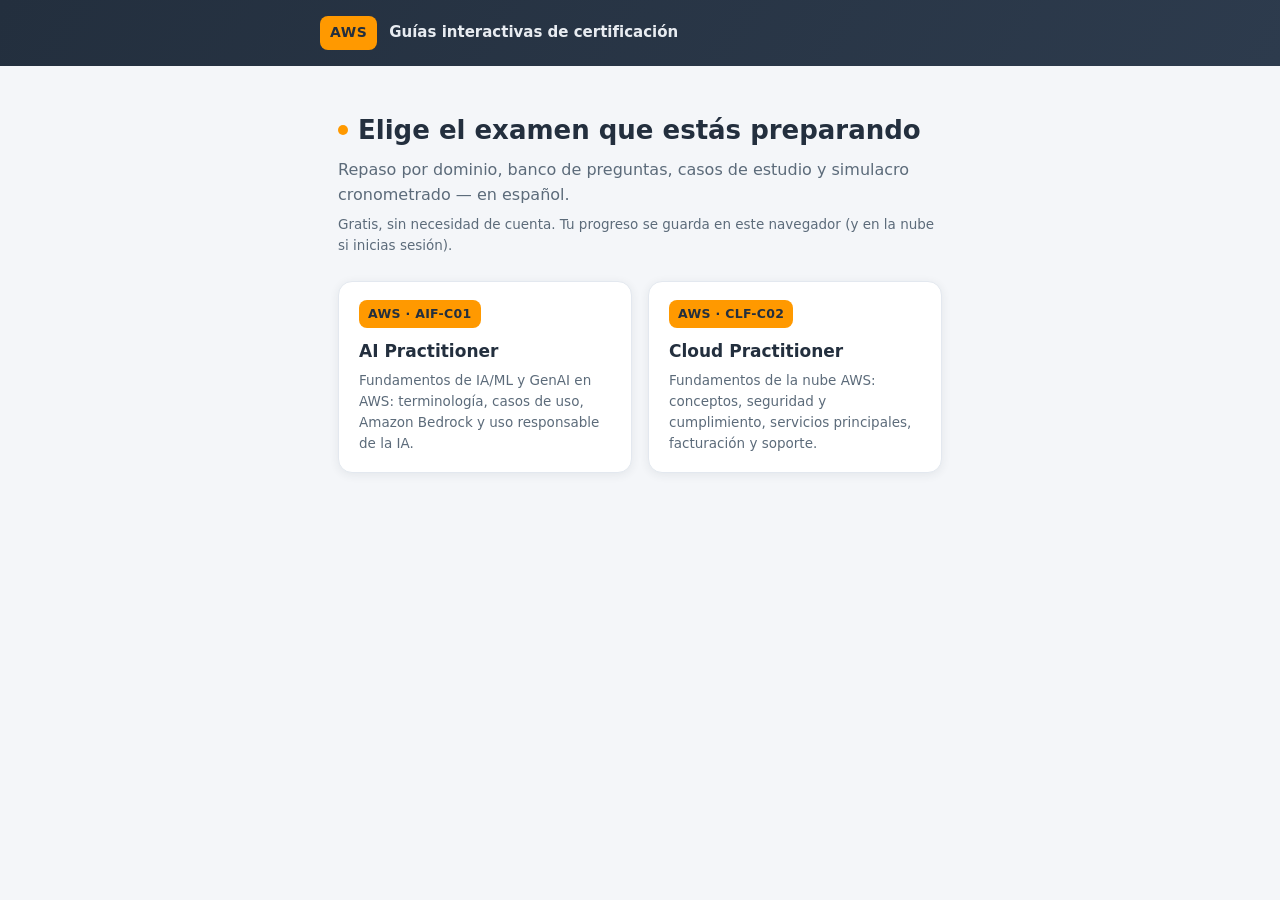
<file: index.html>
<!DOCTYPE html>
<html lang="es">
<head>
<meta charset="utf-8">
<meta name="viewport" content="width=device-width, initial-scale=1">
<title>Guías de estudio AWS</title>
<link rel="stylesheet" href="shared/styles.css">
<style>
  .picker-top{
    background:linear-gradient(120deg,var(--ink) 0%,var(--ink2) 100%);
    color:#fff;padding:16px 18px;
  }
  .picker-top-inner{max-width:640px;margin:0 auto;display:flex;align-items:center;gap:12px}
  .picker-top .logo{
    background:var(--orange);color:var(--ink);font-weight:800;border-radius:8px;
    padding:6px 10px;font-size:14px;letter-spacing:.5px;white-space:nowrap
  }
  .picker-top span.title{font-size:15px;font-weight:650;color:#e8ecf1}
  .picker{max-width:640px;margin:0 auto;padding:44px 18px 60px}
  .picker h1{font-size:26px;font-weight:750;color:var(--ink);margin:0 0 8px;display:flex;align-items:center;gap:10px}
  .picker h1::before{content:"";width:10px;height:10px;border-radius:50%;background:var(--orange);flex:none}
  .picker p.lead{margin:0 0 6px}
  .picker p.reassure{margin:0 0 26px;color:var(--muted);font-size:13.5px}
  .picker-grid{display:grid;grid-template-columns:repeat(auto-fit,minmax(220px,1fr));gap:16px}
  .picker-card{display:block;text-decoration:none;transition:.15s}
  .picker-card:hover{box-shadow:var(--shadow-h);transform:translateY(-2px)}
  .picker-card .logo{
    background:var(--orange);color:var(--ink);font-weight:800;border-radius:8px;
    padding:4px 9px;font-size:12.5px;letter-spacing:.3px;margin-bottom:10px;display:inline-block
  }
  .picker-card h2{margin:0 0 6px;color:var(--ink);font-size:17px;font-weight:700}
  .picker-card p{margin:0;color:var(--muted);font-size:13.5px}
</style>
</head>
<body>
<header class="picker-top">
  <div class="picker-top-inner">
    <span class="logo">AWS</span>
    <span class="title">Guías interactivas de certificación</span>
  </div>
</header>
<div class="picker">
  <h1>Elige el examen que estás preparando</h1>
  <p class="lead">Repaso por dominio, banco de preguntas, casos de estudio y simulacro cronometrado — en español.</p>
  <p class="reassure">Gratis, sin necesidad de cuenta. Tu progreso se guarda en este navegador (y en la nube si inicias sesión).</p>
  <div class="picker-grid">
    <a class="picker-card card" href="/guia-ai-practitioner">
      <span class="logo">AWS · AIF-C01</span>
      <h2>AI Practitioner</h2>
      <p>Fundamentos de IA/ML y GenAI en AWS: terminología, casos de uso, Amazon Bedrock y uso responsable de la IA.</p>
    </a>
    <a class="picker-card card" href="/guia-cloud-practitioner">
      <span class="logo">AWS · CLF-C02</span>
      <h2>Cloud Practitioner</h2>
      <p>Fundamentos de la nube AWS: conceptos, seguridad y cumplimiento, servicios principales, facturación y soporte.</p>
    </a>
  </div>
</div>
</body>
</html>
</file>
<file: shared/styles.css>
:root{
    --ink:#232F3E;        /* Squid Ink */
    --ink2:#2d3b4d;
    --orange:#FF9900;     /* Smile Orange */
    --orange-d:#e88a00;
    --bg:#f4f6f9;
    --card:#ffffff;
    --line:#e3e8ef;
    --text:#1b2530;
    --muted:#5c6b7a;
    --green:#127a3e;
    --green-bg:#e7f6ec;
    --red:#c0392b;
    --red-bg:#fdecea;
    --blue:#146eb4;       /* AWS blue */
    --shadow:0 2px 10px rgba(35,47,62,.08);
    --shadow-h:0 8px 24px rgba(35,47,62,.14);
    --header-h:104px; /* fallback; se recalcula por JS según la altura real del header */
  }
  *{box-sizing:border-box}
  html{margin:0;padding:0;background:var(--bg)}
  body{
    margin:0;padding:0;background:var(--bg);overscroll-behavior:none;overflow-x:hidden;
    font-family:"Segoe UI",system-ui,-apple-system,Roboto,Helvetica,Arial,sans-serif;
    color:var(--text);line-height:1.55;
    -webkit-font-smoothing:antialiased;
  }
  a{color:var(--blue)}
  a:focus-visible, button:focus-visible, [tabindex]:focus-visible, input:focus-visible, select:focus-visible{
    outline:3px solid var(--blue);outline-offset:2px;border-radius:4px;
  }
  /* Header */
  header.top{
    background:linear-gradient(120deg,var(--ink) 0%,var(--ink2) 100%);
    color:#fff;position:sticky;top:0;z-index:30;box-shadow:0 2px 12px rgba(0,0,0,.18);
  }
  .top-inner{max-width:1080px;margin:0 auto;padding:14px 18px 0}
  .brand{display:flex;align-items:center;gap:12px;flex-wrap:wrap}
  .brand .logo{
    background:var(--orange);color:var(--ink);font-weight:800;border-radius:8px;
    padding:6px 10px;font-size:14px;letter-spacing:.5px;white-space:nowrap
  }
  .brand h1{font-size:18px;margin:0;font-weight:650}
  .brand .sub{color:#c7d0da;font-size:12.5px;margin-left:auto}
  .exam-switch{position:relative;display:inline-block;margin-left:8px}
  .exam-switch-menu{
    display:none;position:absolute;top:calc(100% + 6px);right:0;min-width:190px;
    background:#fff;border:1px solid var(--line);border-radius:10px;box-shadow:var(--shadow-h);
    overflow:hidden;z-index:40;
  }
  .exam-switch-menu.open{display:block}
  .exam-switch-menu a,.exam-switch-menu span.current{
    display:block;padding:10px 14px;font-size:14px;font-weight:600;color:var(--ink);text-decoration:none;
  }
  .exam-switch-menu a:hover{background:#f0f2f6}
  .exam-switch-menu span.current{color:var(--muted);background:#f7f9fb;cursor:default}
  .tabs-wrap{position:relative;margin-top:12px}
  .tabs-wrap::before,.tabs-wrap::after{
    content:"";position:absolute;top:0;bottom:2px;width:28px;pointer-events:none;
    opacity:0;transition:opacity .15s;z-index:1;
  }
  .tabs-wrap::before{left:0;background:linear-gradient(90deg,var(--ink2),transparent)}
  .tabs-wrap::after{right:0;background:linear-gradient(-90deg,var(--ink2),transparent)}
  .tabs-wrap.can-scroll-left::before{opacity:1}
  .tabs-wrap.can-scroll-right::after{opacity:1}
  nav.tabs{display:flex;gap:4px;overflow-x:auto;padding-bottom:2px;scrollbar-width:thin}
  nav.tabs button{
    background:transparent;border:0;color:#c7d0da;font-size:14px;font-weight:600;
    padding:10px 14px;border-radius:8px 8px 0 0;cursor:pointer;white-space:nowrap;
    border-bottom:3px solid transparent;transition:.15s;
  }
  nav.tabs button:hover{color:#fff;background:rgba(255,255,255,.06)}
  nav.tabs button.active{color:#fff;border-bottom-color:var(--orange);background:rgba(255,153,0,.12)}
  /* Layout */
  main{max-width:1080px;margin:0 auto;padding:22px 18px 80px}
  .panel{display:none;animation:fade .25s ease}
  .panel.active{display:block}
  @keyframes fade{from{opacity:0;transform:translateY(4px)}to{opacity:1;transform:none}}
  h2.section{font-size:22px;font-weight:750;margin:2px 0 4px;color:var(--ink);display:flex;align-items:center;gap:9px}
  h2.section::before{content:"";width:9px;height:9px;border-radius:50%;background:var(--orange);flex:none}
  p.lead{color:var(--muted);margin:0 0 18px;max-width:70ch}
  .card{background:var(--card);border:1px solid var(--line);border-radius:14px;box-shadow:var(--shadow);padding:18px 20px;margin-bottom:16px}
  .intro-option.practice{background:linear-gradient(180deg,rgba(255,153,0,.06),var(--card) 60%)}
  .intro-option.exam{background:linear-gradient(180deg,rgba(20,110,180,.06),var(--card) 60%)}
  /* Inicio */
  .hero{display:grid;grid-template-columns:1fr;gap:16px}
  .stat-row{display:grid;grid-template-columns:repeat(4,1fr);gap:12px}
  .stat{background:var(--card);border:1px solid var(--line);border-radius:12px;padding:14px;text-align:center;box-shadow:var(--shadow)}
  .stat b{display:block;font-size:26px;color:var(--orange-d);line-height:1.1}
  .stat span{font-size:12.5px;color:var(--muted)}
  table.weights{width:100%;border-collapse:collapse;margin-top:6px}
  table.weights th,table.weights td{text-align:left;padding:9px 10px;border-bottom:1px solid var(--line);font-size:14px}
  table.weights th{color:var(--muted);font-weight:600;font-size:12.5px;text-transform:uppercase;letter-spacing:.4px}
  .bar{height:10px;background:#eef1f5;border-radius:6px;overflow:hidden;min-width:90px}
  .bar>i{display:block;height:100%;background:linear-gradient(90deg,var(--orange),var(--orange-d))}
  .progress-wrap{display:flex;align-items:center;gap:14px;flex-wrap:wrap}
  .ring{--p:0;width:96px;height:96px;border-radius:50%;
    background:conic-gradient(var(--orange) calc(var(--p)*1%),#e9edf2 0);
    display:grid;place-items:center;flex:none}
  .ring>div{width:72px;height:72px;border-radius:50%;background:#fff;display:grid;place-items:center;text-align:center}
  .ring b{font-size:20px;color:var(--ink)}
  .ring small{font-size:10.5px;color:var(--muted)}
  .btn{background:var(--orange);color:var(--ink);border:0;border-radius:9px;padding:10px 16px;
    font-weight:700;font-size:14px;cursor:pointer;transition:.15s;box-shadow:var(--shadow)}
  .btn:hover{background:var(--orange-d);color:var(--ink);transform:translateY(-1px)}
  .btn.ghost{background:#fff;border:1px solid var(--line);color:var(--ink)}
  .btn.ghost:hover{background:#f0f2f6;color:var(--ink);transform:none}
  .btn.blue{background:var(--blue);color:#fff}
  .btn.blue:hover{background:#0f588f}
  .btn:disabled{opacity:.5;cursor:not-allowed;transform:none}
  /* Repaso (accordion) */
  .domain-head{display:flex;align-items:center;gap:12px;margin:22px 0 8px}
  .domain-head .pill{background:var(--ink);color:#fff;border-radius:8px;padding:4px 10px;font-size:12.5px;font-weight:700;flex:none}
  .domain-head h3{margin:0;font-size:17px;color:var(--ink)}
  .domain-head .w{margin-left:auto;font-size:12.5px;color:var(--muted);background:#fff;border:1px solid var(--line);padding:3px 9px;border-radius:20px;flex:none}
  .acc{background:var(--card);border:1px solid var(--line);border-radius:12px;margin-bottom:10px;overflow:hidden;box-shadow:var(--shadow)}
  .acc>button{width:100%;text-align:left;background:none;border:0;padding:14px 16px;cursor:pointer;
    display:flex;align-items:center;gap:10px;font-size:15px;font-weight:650;color:var(--ink)}
  .acc>button .tno{background:var(--orange);color:var(--ink);border-radius:6px;font-size:12px;font-weight:800;padding:2px 7px;flex:none}
  .acc>button .chev{margin-left:auto;transition:.2s;color:var(--muted);flex:none}
  .acc.open>button .chev{transform:rotate(180deg)}
  .acc .body{display:none;padding:2px 18px 16px 18px;border-top:1px solid var(--line)}
  .acc.open .body{display:block}
  .acc .body ul{margin:12px 0 6px;padding-left:20px}
  .acc .body li{margin:6px 0;font-size:14.5px}
  .tags{display:flex;flex-wrap:wrap;gap:6px;margin-top:10px}
  .tag{background:#eef4fb;color:var(--blue);border:1px solid #d6e6f6;border-radius:20px;padding:3px 10px;font-size:12px;font-weight:600}
  /* Preguntas */
  .filters{display:flex;flex-wrap:wrap;gap:8px;margin-bottom:16px;align-items:center}
  .chip{background:#fff;border:1px solid var(--line);border-radius:20px;padding:7px 14px;font-size:13px;font-weight:600;cursor:pointer;color:var(--ink);transition:.15s}
  .chip:hover{border-color:var(--orange)}
  .chip.active{background:var(--ink);color:#fff;border-color:var(--ink)}
  .q{background:var(--card);border:1px solid var(--line);border-radius:14px;box-shadow:var(--shadow);padding:18px 20px;margin-bottom:16px}
  .q .meta{display:flex;gap:8px;align-items:center;margin-bottom:8px;flex-wrap:wrap}
  .q .meta .d{background:#eef4fb;color:var(--blue);font-size:11.5px;font-weight:700;padding:2px 9px;border-radius:20px}
  .q .meta .ty{background:#f3eefb;color:#6b3fb0;font-size:11.5px;font-weight:700;padding:2px 9px;border-radius:20px}
  .q .meta .st{margin-left:auto;font-size:12px;font-weight:700;padding:2px 9px;border-radius:20px}
  .q .meta .st.ok{background:var(--green-bg);color:var(--green)}
  .q .meta .st.no{background:var(--red-bg);color:var(--red)}
  .q .stem{font-size:15.5px;font-weight:600;margin:2px 0 12px}
  .opts{display:flex;flex-direction:column;gap:9px}
  .opt{display:flex;align-items:flex-start;gap:11px;border:1.5px solid var(--line);border-radius:10px;padding:11px 13px;cursor:pointer;transition:.12s;font-size:14.5px;background:#fff}
  .opt:hover{border-color:var(--orange);background:#fffdf7}
  .opt .box{width:20px;height:20px;border:2px solid #b9c2cd;border-radius:5px;flex:none;display:grid;place-items:center;margin-top:1px;font-size:12px;color:#fff;font-weight:800}
  .opt.radio .box{border-radius:50%}
  .opt.sel{border-color:var(--orange);background:#fff8ec}
  .opt.sel .box{background:var(--orange);border-color:var(--orange-d)}
  .opt.correct{border-color:var(--green);background:var(--green-bg)}
  .opt.correct .box{background:var(--green);border-color:var(--green)}
  .opt.wrong{border-color:var(--red);background:var(--red-bg)}
  .opt.wrong .box{background:var(--red);border-color:var(--red)}
  .opt.locked{cursor:default}
  .dd-row{display:flex;align-items:center;justify-content:space-between;gap:12px;border:1.5px solid var(--line);border-radius:10px;padding:11px 13px;margin-bottom:9px;font-size:14.5px;background:#fff}
  .dd-row select{padding:7px 10px;border-radius:8px;border:1.5px solid var(--line);font-size:13.5px;font-weight:700;color:var(--ink);background:#fff;min-width:110px}
  .dd-row.correct{border-color:var(--green);background:var(--green-bg)}
  .dd-row.wrong{border-color:var(--red);background:var(--red-bg)}
  .q .actions{margin-top:14px;display:flex;gap:10px;align-items:center;flex-wrap:wrap}
  .explain{margin-top:12px;border-left:4px solid var(--orange);background:#fff8ec;border-radius:8px;padding:11px 14px;font-size:14px;display:none}
  .explain.show{display:block}
  .explain b{color:var(--orange-d)}
  /* Flashcards */
  .fc-grid{display:grid;grid-template-columns:repeat(auto-fill,minmax(240px,1fr));gap:14px}
  .fc{background:var(--card);border:1px solid var(--line);border-radius:14px;box-shadow:var(--shadow);
    min-height:150px;cursor:pointer;perspective:1000px}
  .fc-inner{position:relative;width:100%;height:100%;min-height:150px;transition:transform .5s;transform-style:preserve-3d}
  .fc.flip .fc-inner{transform:rotateY(180deg)}
  .fc-face{position:absolute;inset:0;backface-visibility:hidden;padding:16px;display:grid;place-items:center;text-align:center;border-radius:14px}
  .fc-front{font-weight:700;color:var(--ink);font-size:15.5px}
  .fc-back{transform:rotateY(180deg);background:var(--ink);color:#fff;font-size:13.5px;line-height:1.5}
  .fc-front small{position:absolute;bottom:8px;left:0;right:0;color:var(--muted);font-weight:500;font-size:11px}
  /* Glosario / servicios */
  .glos dt{font-weight:700;color:var(--ink);margin-top:14px;font-size:15px}
  .glos dt .en{color:var(--muted);font-weight:500;font-size:12.5px}
  .glos dd{margin:3px 0 0;color:var(--text);font-size:14px}
  table.svc{width:100%;border-collapse:collapse}
  table.svc th,table.svc td{text-align:left;padding:10px 12px;border-bottom:1px solid var(--line);font-size:14px;vertical-align:top}
  table.svc th{background:#fff}
  table.svc td.name{font-weight:700;color:var(--ink);white-space:nowrap}
  .cat-row td{background:var(--ink);color:#fff;font-weight:700;font-size:12.5px;text-transform:uppercase;letter-spacing:.5px}
  /* Simulacro */
  .sim-bar{display:flex;align-items:center;gap:14px;flex-wrap:wrap;position:sticky;top:var(--header-h);z-index:10;
    background:var(--card);border:1px solid var(--line);border-radius:12px;padding:12px 16px;box-shadow:var(--shadow);margin-bottom:16px}
  .sim-bar .timer{font-weight:800;font-size:18px;color:var(--ink);font-variant-numeric:tabular-nums}
  .sim-bar .count{color:var(--muted);font-size:13.5px}
  .result-score{font-size:52px;font-weight:800;line-height:1}
  .result-score.pass{color:var(--green)}
  .result-score.fail{color:var(--red)}
  .verdict{font-size:18px;font-weight:800;margin-top:4px}
  .verdict.pass{color:var(--green)}
  .verdict.fail{color:var(--red)}
  .dom-break{display:grid;gap:8px;margin-top:14px}
  .dom-break .row{display:grid;grid-template-columns:1fr auto;gap:10px;align-items:center;font-size:13.5px}
  .note{font-size:12.5px;color:var(--muted)}
  .callout{background:#eef4fb;border:1px solid #d6e6f6;border-radius:10px;padding:12px 14px;font-size:13.5px;color:#0f4c78;margin-bottom:16px}
  footer{max-width:1080px;margin:0 auto;padding:0 18px 40px;color:var(--muted);font-size:12.5px;text-align:center}
  /* Autenticación (modal opcional: la guía se puede usar sin cuenta) */
  .auth-overlay{position:fixed;inset:0;background:rgba(35,47,62,.55);display:none;align-items:center;justify-content:center;padding:20px;z-index:50}
  .auth-overlay.open{display:flex}
  .auth-box{max-width:380px;width:100%;position:relative;margin:0}
  .auth-box h1{font-size:20px;margin:0 0 4px;color:var(--ink)}
  .auth-box .cerrar{position:absolute;top:10px;right:12px;background:none;border:0;font-size:20px;line-height:1;
    color:var(--muted);cursor:pointer;padding:4px 6px;border-radius:6px}
  .auth-box .cerrar:hover{background:#f0f2f6;color:var(--ink)}
  .auth-box .field{width:100%;padding:10px 12px;border:1px solid var(--line);border-radius:8px;margin-bottom:10px;font-size:16px;box-sizing:border-box;font-family:inherit}
  .auth-box .btn{width:100%}
  .auth-box .note{margin-top:10px;text-align:center}
  .auth-box .note.error{color:var(--red)}
  .auth-box .note.ok{color:var(--green)}
  .intro-choice{display:grid;grid-template-columns:1fr 1fr;gap:14px;margin:16px 0}
  .intro-option{display:flex;flex-direction:column}
  .intro-option h3{margin:0 0 6px;color:var(--ink)}
  .intro-option .note{flex:1;margin:0 0 14px}
  @media (max-width:480px){
    .bar{min-width:50px}
    table.weights th:nth-child(2),table.weights td:nth-child(2){width:110px}
    table.weights th:nth-child(3),table.weights td:nth-child(3){width:50px}
  }
  @media (max-width:720px){
    .stat-row{grid-template-columns:repeat(2,1fr)}
    .intro-choice{grid-template-columns:1fr}
  }
</file>
